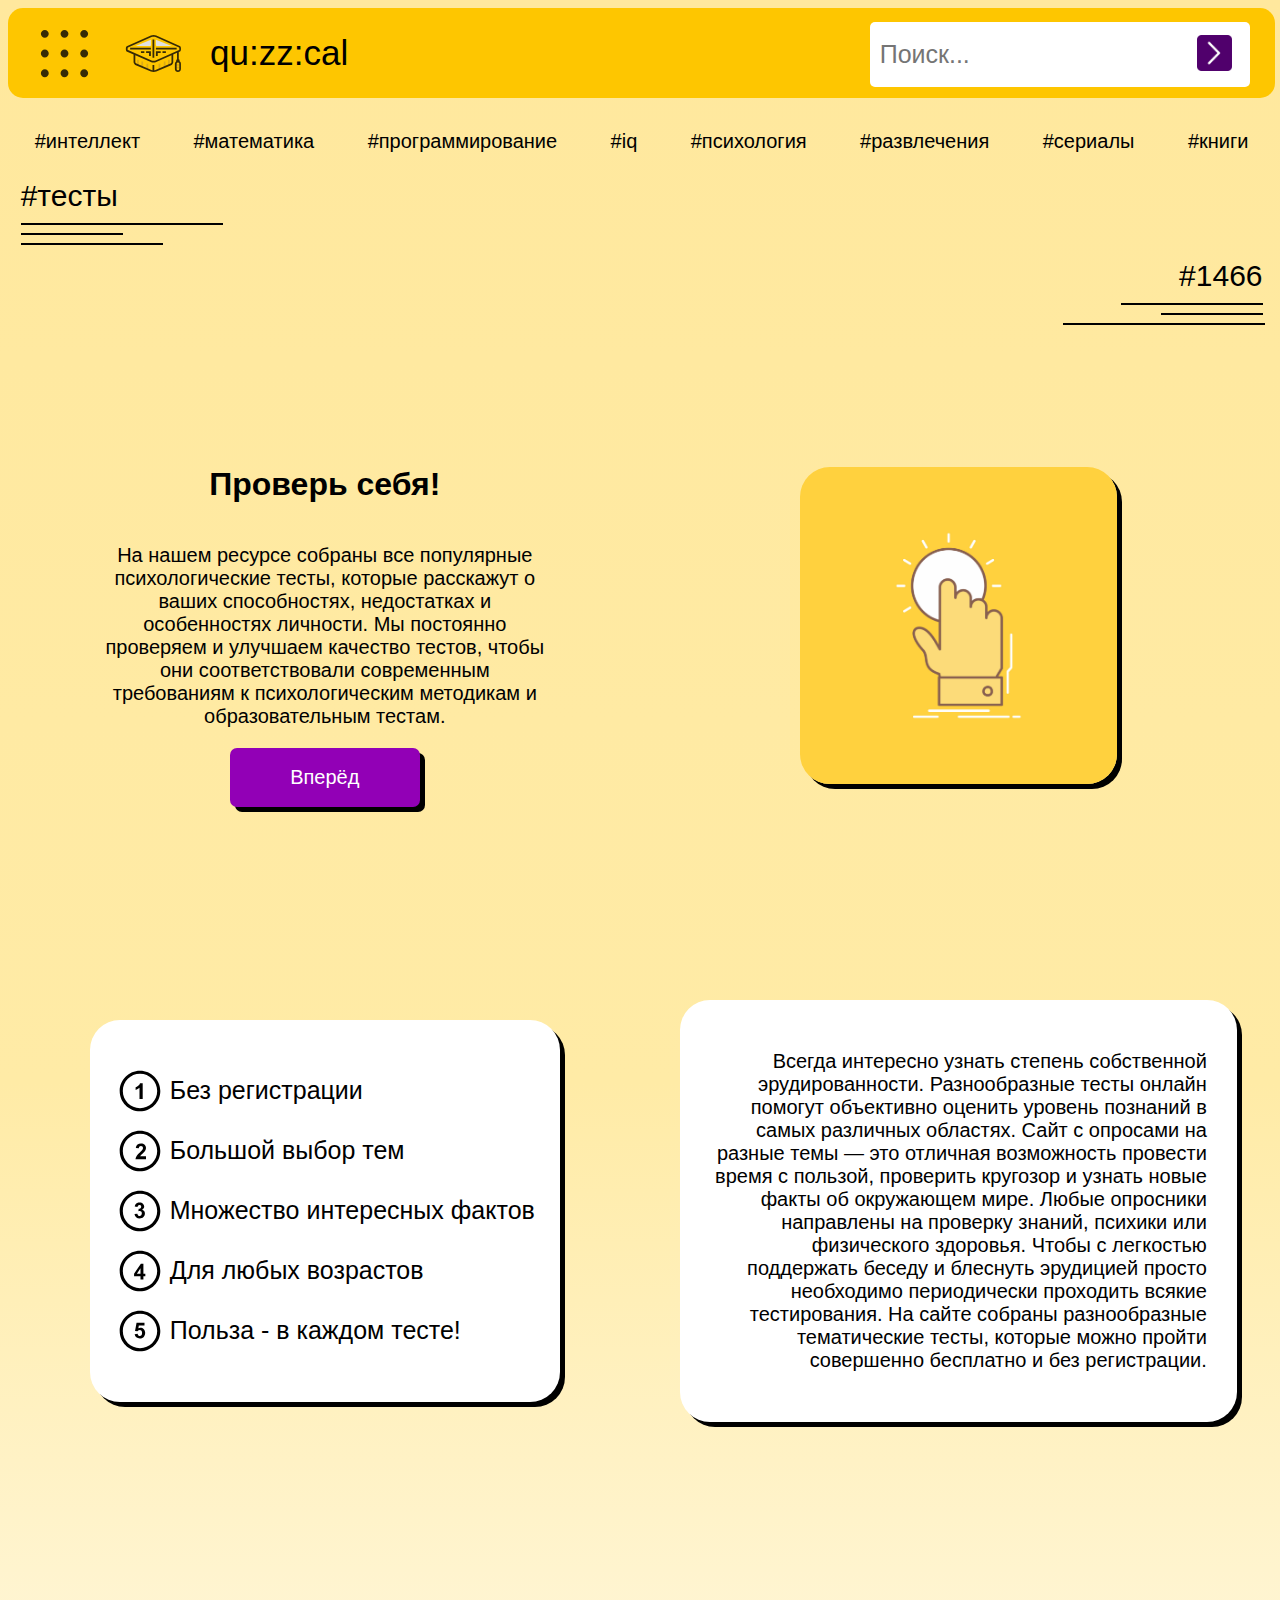
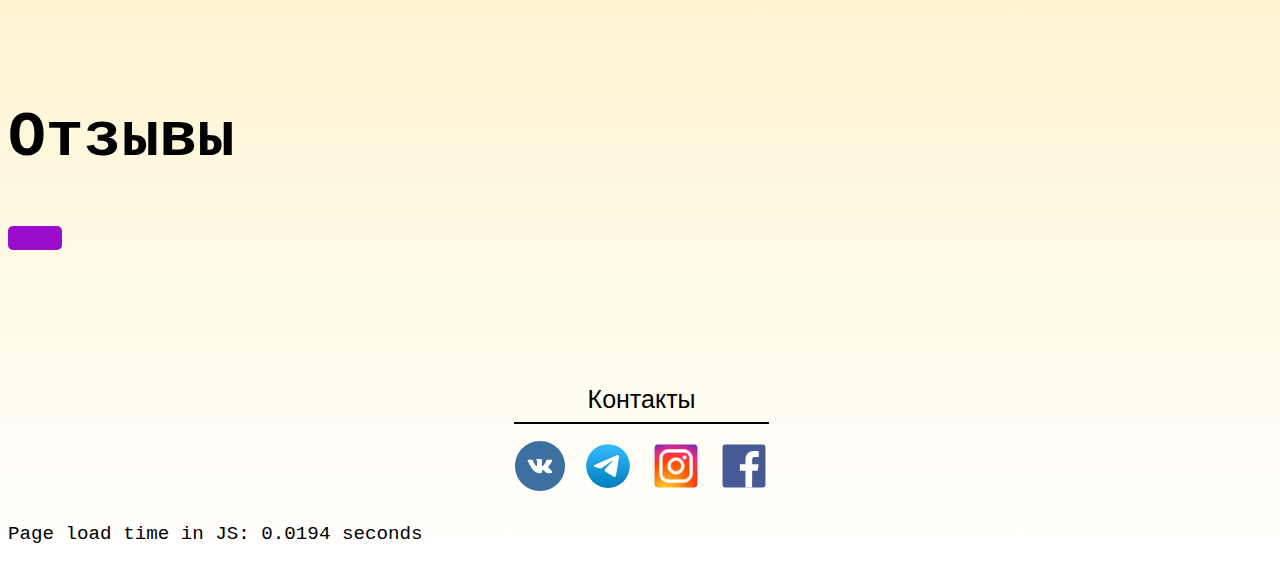
<file: index.html>
<!DOCTYPE html>
<html lang="ru">
<head>
    <meta charset="UTF-8">
    <meta name="viewport" content="width=device-width">
    <link rel="icon" href="images/bachelor-hat-svgrepo-com.svg" type="image/x-icon"/>
    <link rel="stylesheet" href="styles/index_style.css"/>
    <script src="scripts/header.js"></script>
    <script src="scripts/loader.js"></script>
    <meta
        name = "description"
        content = "Вас ждут различные тематические тесты: образовательные, психологические,
                   развлекательные, тесты на IQ и многие другие. Испытайте себя!" />
    <title>qu:zz:cal</title>
</head>
<body>
    <header class="header">
        <div class="header__inner header__inner_left header__dropdown_menu">
            <a href="" class="menu header__menu">
                <img src="images/apps-svgrepo-com.svg" alt="" class="header__pic header__pic_menu">
            </a>
            <div id="id456" class="header__inner_menu dropdown_menu">
                <a href="index.html" class="menu__item active">Главная</a>
                <a href="topics_list.html" class="menu__item">Каталог</a>
                <a href="constructor.html">Регистрация</a>
                <a href="intelligence.html" class="menu__item">Интеллект</a>
                <a href="math.html" class="menu__item">Математика</a>
                <a href="programming.html" class="menu__item">Программирование</a>
                <a href="iq.html" class="menu__item">IQ</a>
                <a href="psychology.html" class="menu__item">Психология</a>
                <a href="entertainment.html" class="menu__item">Развлечения</a>
                <a href="series.html" class="menu__item">Сериалы</a>
                <a href="books.html" class="menu__item">Книги</a>
            </div>
        </div>

        <div class="header__inner header__inner_left">
            <img src="images/bachelor-hat-svgrepo-com.svg" alt="" class="header__pic header__pic_logo">
        </div>

        <div class="header__inner_ header__inner_left header__inner_left_name">
            <a href="topics_list.html" class="name header__name_link">qu:zz:cal</a>
        </div>


        <div class="header__inner header__inner_right">
            <form class="header__search" action="#" method="get">
                <button type="submit" class="header__search_item button"><img src="images/arrow.png" class="header__pic header__pic_button" alt=""></button>
                <input placeholder="Поиск..." type="text" class="header__search_item input">
            </form>
        </div>
    </header>

    <main class="main">
        <div class="main__inner top_item">
            <nav class="main__navigation">
                <a href="intelligence.html" class="main__theme_list_item">#интеллект</a>
                <a href="math.html" class="main__theme_list_item">#математика</a>
                <a href="programming.html" class="main__theme_list_item">#программирование</a>
                <a href="iq.html" class="main__theme_list_item">#iq</a>
                <a href="psychology.html" class="main__theme_list_item">#психология</a>
                <a href="entertainment.html" class="main__theme_list_item">#развлечения</a>
                <a href="series.html" class="main__theme_list_item">#сериалы</a>
                <a href="books.html" class="main__theme_list_item">#книги</a>
            </nav>
        </div>

        <section class="main__section main__statistics">
            <div class="main__inner lines tests_lines">
                <p class="main__text text_test">#тесты</p>
                <hr class="main__line main__line__tests_lines size1_line">
                <hr class="main__line main__line__tests_lines size2_line">
                <hr class="main__line main__line__tests_lines size3_line">
            </div>

            <div class="main__inner lines count_lines">
                <a href="#" class="main__text count_test">#1466</a>
                <hr class="main__line main__line__count_lines size3_line">
                <hr class="main__line main__line__count_lines size2_line">
                <hr class="main__line main__line__count_lines size1_line">
            </div>
        </section>

        <section class="main__section main__info_pic">
            <div class="main__section__info_inner">
                <h1 class="main__info__item  main_text_header">Проверь себя!</h1>
                <p class="main__info__item main_description">
                    На нашем ресурсе собраны все популярные психологические тесты,
                    которые расскажут о ваших способностях, недостатках и особенностях личности.
                    Мы постоянно проверяем и улучшаем качество тестов, чтобы они соответствовали
                    современным требованиям к психологическим методикам и образовательным тестам.
                </p>
                <a href="topics_list.html" class="main__info__item main__button">Вперёд</a>
            </div>

            <div class="main__section__info_inner info_inner_pic">
                <img src="images/main-ico.png" alt="" class="main__ico">
            </div>
        </section>


        <section class="main__section main__sub_info">

            <div class="main__section__info_inner info__list">
                <div class="info__list_container left">
                    <ul class="main__list">
                        <li class="main__list_item">Без регистрации</li>
                        <li class="main__list_item">Большой выбор тем</li>
                        <li class="main__list_item">Множество интересных фактов</li>
                        <li class="main__list_item">Для любых возрастов</li>
                        <li class="main__list_item">Польза - в каждом тесте!</li>
                    </ul>
                </div>
            </div>

            <div class="main__section__info_inner info__text">
                <div class="info__list_container right">
                    <p class="sub_info_text">
                        Всегда интересно узнать степень собственной эрудированности.
                        Разнообразные тесты онлайн помогут объективно оценить уровень познаний
                        в самых различных областях. Сайт с опросами на разные темы — это отличная
                        возможность провести время с пользой, проверить кругозор и узнать новые
                        факты об окружающем мире. Любые опросники направлены на проверку знаний,
                        психики или физического здоровья. Чтобы с легкостью поддержать беседу и
                        блеснуть эрудицией просто необходимо периодически проходить всякие
                        тестирования. На сайте собраны разнообразные тематические тесты, которые
                        можно пройти совершенно бесплатно и без регистрации.
                    </p>
                </div>
            </div>
        </section>

        <section class="main__comments">
            <div id="main__statistics" class="main__statistics">
                <div class="load__container">
                    <h2 class="main__comments_header main_text_header">Отзывы</h2>

                    <div id="preloader" class="preloader">
                        <div class="preloader__box"></div>
                    </div>

                    <script>
                        window.addEventListener('load', function() {
                            getCom()
                        });
                    </script>
                </div>
            </div>
        </section>
    </main>

    <footer class="footer">
        <div class="footer_links">
            <div class="footer__text">
                Контакты
            </div>

            <hr class="footer__line main__line">
            <nav class="footer_social_media_links">
                <a href="https://vk.com/l_shev" target="_blank" class="vk"><img class="footer_logo_pic" src="images/vk.svg" alt=""></a>
                <a href="https://t.me/kiyikmyy" target="_blank" class="tg"><img class="footer_logo_pic" src="images/telegram.svg" alt=""></a>
                <a href="" class="inst"><img class="footer_logo_pic" src="images/instagram.svg" alt=""></a>
                <a href="" class="fb"><img class="footer_logo_pic" src="images/facebook.svg" alt=""></a>
            </nav>
        </div>
        <div class="footer__load_stat">
            <p id="id345" class="footer__time">Page load time in JS: </p>
        </div>
    </footer>
</body>
</html>
</file>
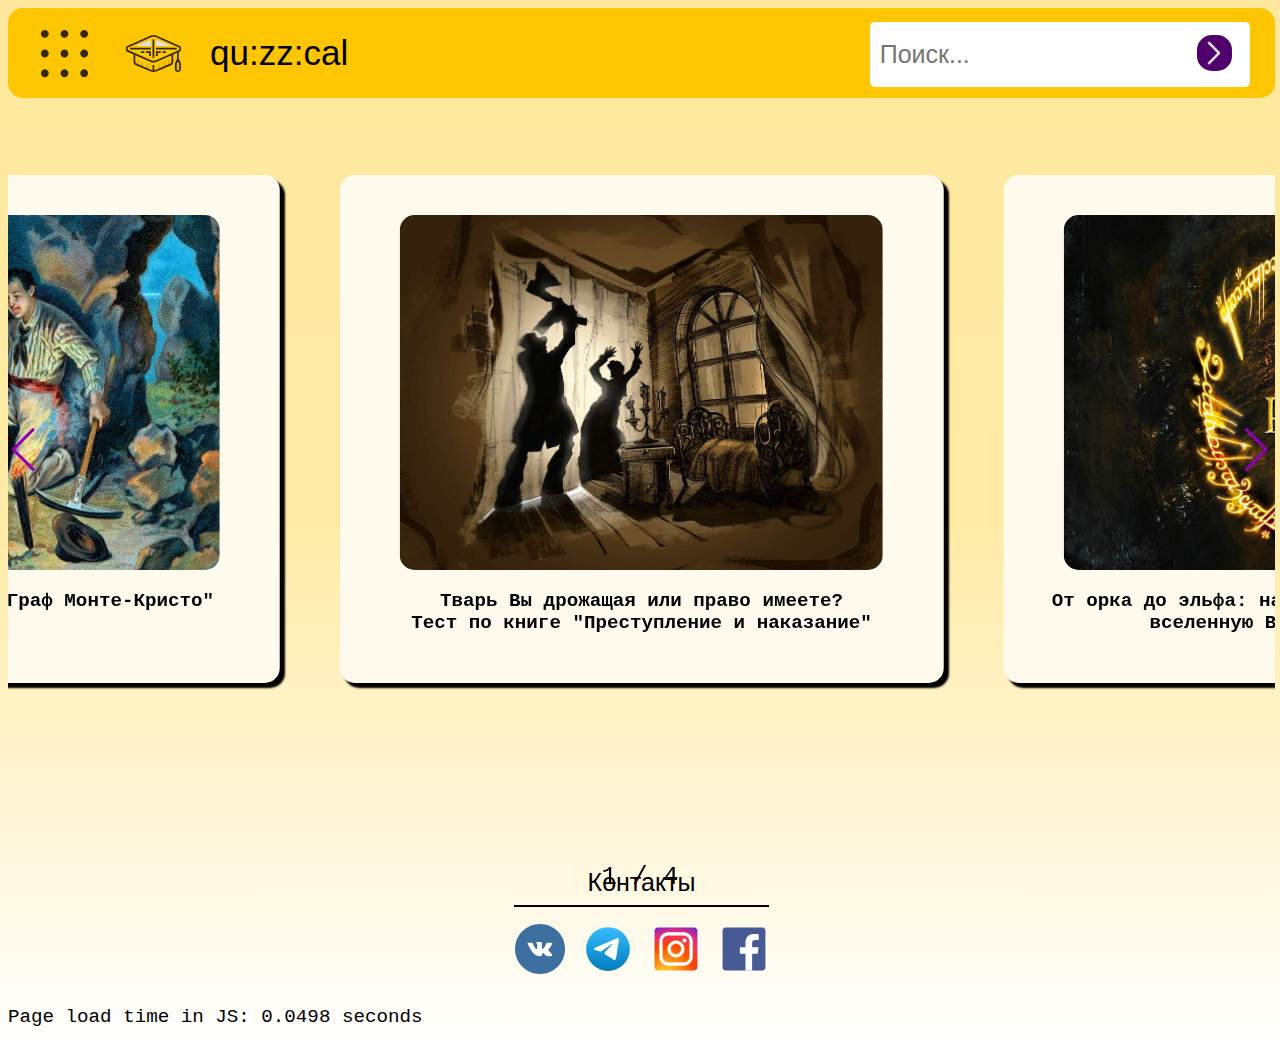
<file: books.html>
<!DOCTYPE html>
<html lang="ru">
<head>
    <meta charset="UTF-8">
    <meta name="viewport" content="width=device-width">
    <link rel="icon" href="images/bachelor-hat-svgrepo-com.svg" type="image/x-icon"/>
    <script src="scripts/header.js"></script>
    <link
            rel="stylesheet"
            href="https://cdn.jsdelivr.net/npm/swiper@11/swiper-bundle.min.css"
    />

    <script src="https://cdn.jsdelivr.net/npm/swiper@11/swiper-bundle.min.js"></script>
    <link rel="stylesheet" href="styles/intell_style.css"/>
    <meta
            name = "description"
            content = "Вас ждут различные тематические тесты: образовательные, психологические,
                   развлекательные, тесты на IQ и многие другие. Испытайте себя!" />
    <title>qu:zz:cal</title>
</head>
<body >
<header class="header">
    <div class="header__inner header__inner_left header__dropdown_menu">
        <a href="" class="menu header__menu">
            <img src="images/apps-svgrepo-com.svg" alt="" class="header__pic header__pic_menu">
        </a>
        <div id="id456" class="header__inner_menu dropdown_menu">
            <a href="index.html" class="menu__item active">Главная</a>
            <a href="topics_list.html" class="menu__item">Каталог</a>
            <a href="constructor.html">Регистрация</a>
            <a href="intelligence.html" class="menu__item">Интеллект</a>
            <a href="math.html" class="menu__item">Математика</a>
            <a href="programming.html" class="menu__item">Программирование</a>
            <a href="iq.html" class="menu__item">IQ</a>
            <a href="psychology.html" class="menu__item">Психология</a>
            <a href="entertainment.html" class="menu__item">Развлечения</a>
            <a href="series.html" class="menu__item">Сериалы</a>
            <a href="books.html" class="menu__item">Книги</a>
        </div>
    </div>

    <div class="header__inner header__inner_left">
        <img src="images/bachelor-hat-svgrepo-com.svg" alt="" class="header__pic header__pic_logo">
    </div>

    <div class="header__inner_ header__inner_left header__inner_left_name">
        <a href="topics_list.html" class="name header__name_link">qu:zz:cal</a>
    </div>


    <div class="header__inner header__inner_right">
        <form class="header__search" action="#" method="get">
            <button type="submit" class="header__search_item button"><img src="images/arrow.png" class="header__pic header__pic_button" alt=""></button>
            <input placeholder="Поиск..." type="text" class="header__search_item input">
        </form>
    </div>
</header>

<main class="main">
    <div class="swiper-container">
        <div class="swiper-wrapper">
            <div class="swiper-slide">
                <div class="images__container">
                    <img src="images/book1.jpg" alt="Image 1">
                </div>
                <a href="#">
                    <h3>Тварь Вы дрожащая или право имеете? <br>Тест по книге "Преступление и наказание"
                    </h3>
                </a>
            </div>
            <div class="swiper-slide">
                <div class="images__container">
                    <img src="images/book2.jpg" alt="Image 1">
                </div>
                <a href="#">
                    <h3>От орка до эльфа: насколько хорошо Вы знаете вселенную Властелина колец?</h3>
                </a>
            </div>
            <div class="swiper-slide">
                <div class="images__container">
                    <img src="images/test3.webp" alt="Image 1">
                </div>
                <a href="#">
                    <h3>Насколько хорошо Вы знаете кошек мировой литературы?</h3>
                </a>
            </div>
            <div class="swiper-slide">
                <div class="images__container">
                    <img src="images/test4.jpg" alt="Image 1">
                </div>
                <a href="#">
                    <h3>Тест на знание романа "Граф Монте-Кристо"</h3>
                </a>
            </div>
        </div>
        <div class="swiper-button-prev"></div>
        <div class="swiper-button-next"></div>
        <div class="swiper-pagination paginat"></div>
    </div>

    <script src="https://unpkg.com/swiper/swiper-bundle.min.js"></script>
    <script src="scripts/script.js"></script>
</main>

<footer class="footer">
    <div class="footer_links">
        <div class="footer__text">
            Контакты
        </div>

        <hr class="footer__line main__line">
        <nav class="footer_social_media_links">
            <a href="https://vk.com/l_shev" target="_blank" class="vk"><img class="footer_logo_pic" src="images/vk.svg" alt=""></a>
            <a href="https://t.me/kiyikmyy" target="_blank" class="tg"><img class="footer_logo_pic" src="images/telegram.svg" alt=""></a>
            <a href="" class="inst"><img class="footer_logo_pic" src="images/instagram.svg" alt=""></a>
            <a href="" class="fb"><img class="footer_logo_pic" src="images/facebook.svg" alt=""></a>
        </nav>
    </div>
    <div class="footer__load_stat">
        <p id="id345" class="footer__time">Page load time in JS: </p>
    </div>
</footer>
</body>
</html>
</file>
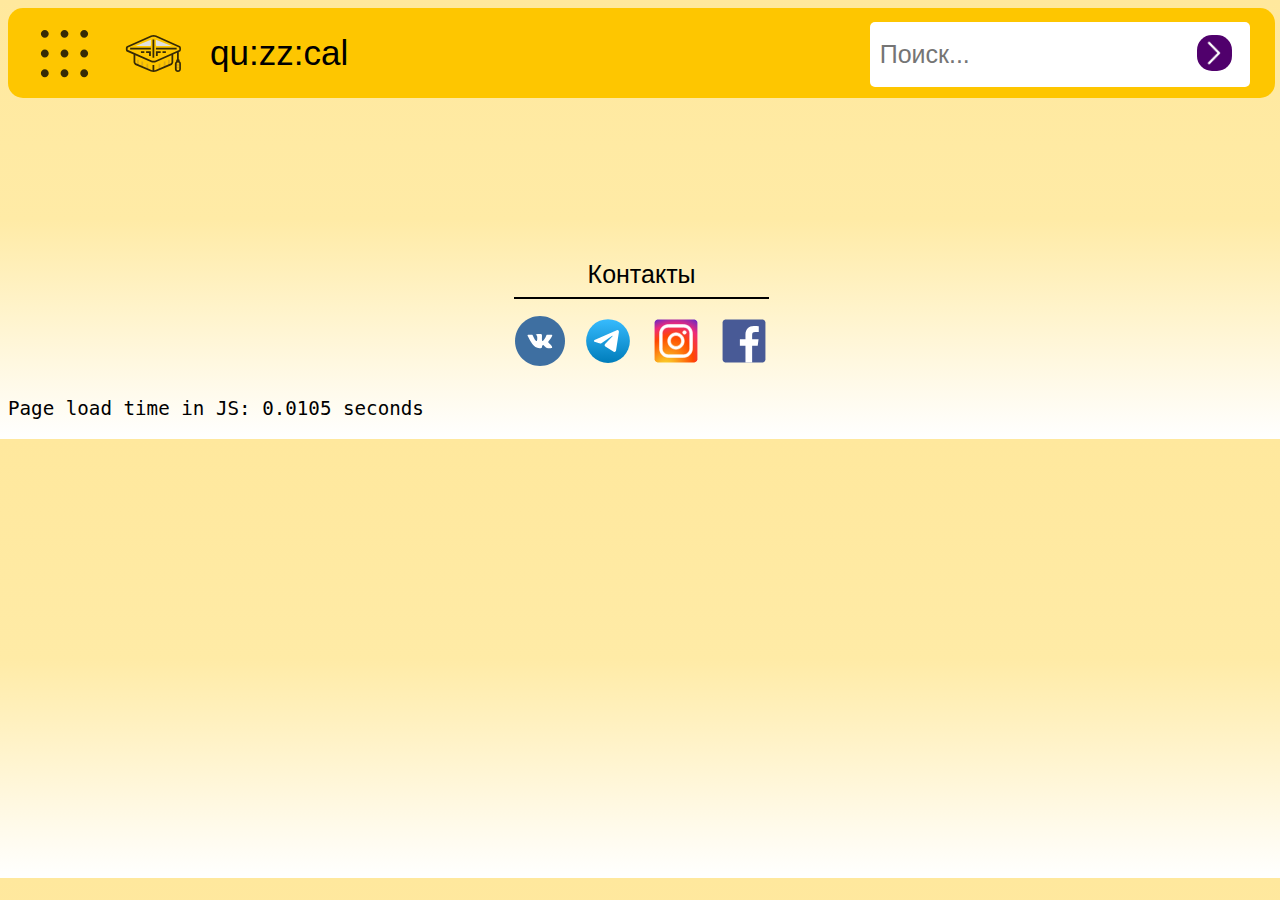
<file: entertainment.html>
<!DOCTYPE html>
<html lang="en">
<head>
    <meta charset="UTF-8">
    <meta name="viewport" content="width=device-width">
    <link rel="icon" href="images/bachelor-hat-svgrepo-com.svg" type="image/x-icon"/>
    <link rel="stylesheet" href="styles/intell_style.css"/>
    <script src="scripts/header.js"></script>
    <meta
            name = "description"
            content = "Вас ждут различные тематические тесты: образовательные, психологические,
                   развлекательные, тесты на IQ и многие другие. Испытайте себя!" />
    <title>qu:zz:cal</title>
</head>
<body >
<header class="header">
    <div class="header__inner header__inner_left header__dropdown_menu">
        <a href="" class="menu header__menu">
            <img src="images/apps-svgrepo-com.svg" alt="" class="header__pic header__pic_menu">
        </a>
        <div id="id456" class="header__inner_menu dropdown_menu">
            <a href="index.html" class="menu__item active">Главная</a>
            <a href="topics_list.html" class="menu__item">Каталог</a>
            <a href="constructor.html">Регистрация</a>
            <a href="intelligence.html" class="menu__item">Интеллект</a>
            <a href="math.html" class="menu__item">Математика</a>
            <a href="programming.html" class="menu__item">Программирование</a>
            <a href="iq.html" class="menu__item">IQ</a>
            <a href="psychology.html" class="menu__item">Психология</a>
            <a href="entertainment.html" class="menu__item">Развлечения</a>
            <a href="series.html" class="menu__item">Сериалы</a>
            <a href="books.html" class="menu__item">Книги</a>
        </div>
    </div>

    <div class="header__inner header__inner_left">
        <img src="images/bachelor-hat-svgrepo-com.svg" alt="" class="header__pic header__pic_logo">
    </div>

    <div class="header__inner_ header__inner_left header__inner_left_name">
        <a href="topics_list.html" class="name header__name_link">qu:zz:cal</a>
    </div>


    <div class="header__inner header__inner_right">
        <form class="header__search" action="#" method="get">
            <button type="submit" class="header__search_item button"><img src="images/arrow.png" class="header__pic header__pic_button" alt=""></button>
            <input placeholder="Поиск..." type="text" class="header__search_item input">
        </form>
    </div>
</header>

<main class="main">

</main>

<footer class="footer">
    <div class="footer_links">
        <div class="footer__text">
            Контакты
        </div>

        <hr class="footer__line main__line">
        <nav class="footer_social_media_links">
            <a href="https://vk.com/l_shev" target="_blank" class="vk"><img class="footer_logo_pic" src="images/vk.svg" alt=""></a>
            <a href="https://t.me/kiyikmyy" target="_blank" class="tg"><img class="footer_logo_pic" src="images/telegram.svg" alt=""></a>
            <a href="" class="inst"><img class="footer_logo_pic" src="images/instagram.svg" alt=""></a>
            <a href="" class="fb"><img class="footer_logo_pic" src="images/facebook.svg" alt=""></a>
        </nav>
    </div>
    <div class="footer__load_stat">
        <p id="id345" class="footer__time">Page load time in JS: </p>
    </div>
</footer>
</body>
</html>
</file>
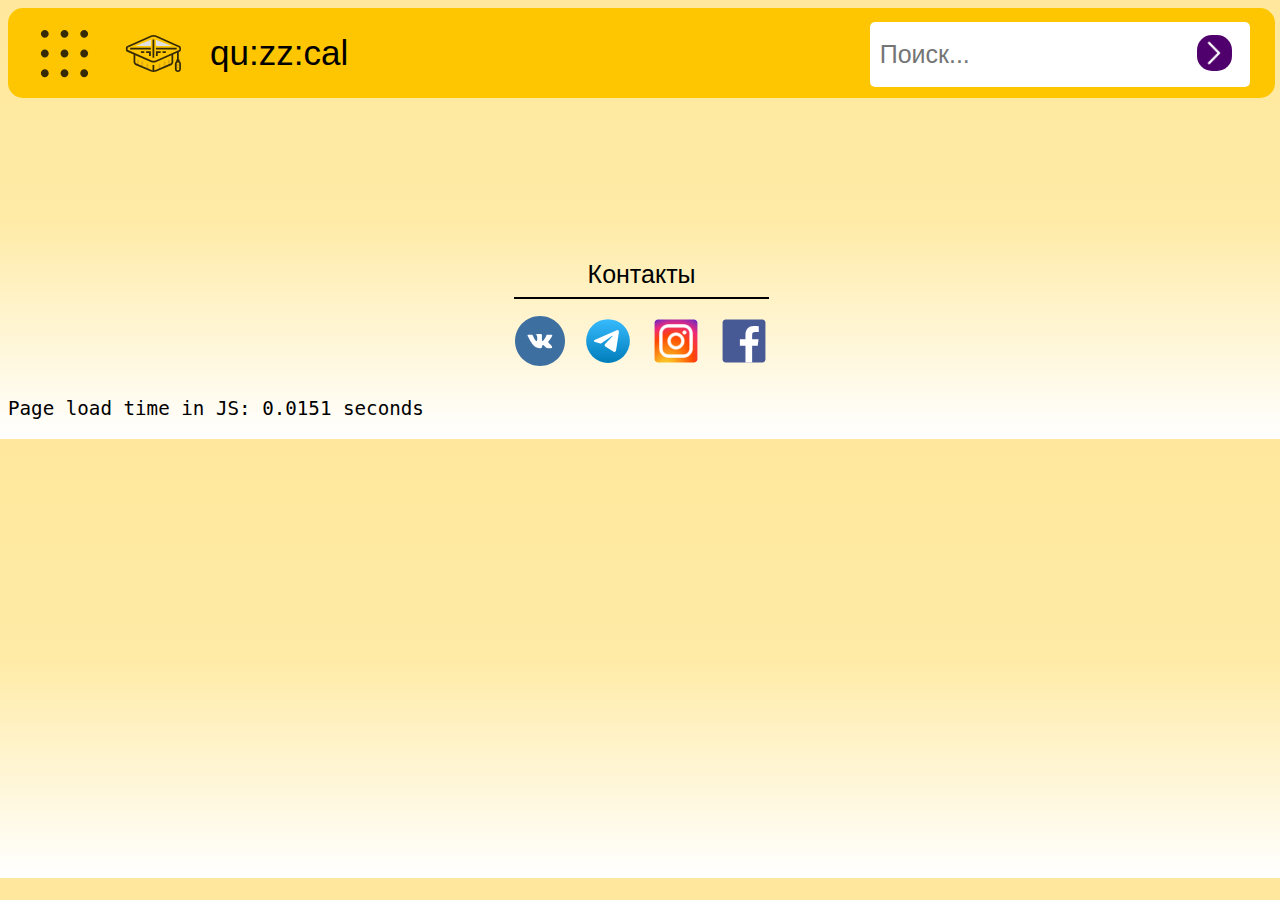
<file: intelligence.html>
<!DOCTYPE html>
<html lang="en">
<head>
    <meta charset="UTF-8">
    <meta name="viewport" content="width=device-width">
    <link rel="icon" href="images/bachelor-hat-svgrepo-com.svg" type="image/x-icon"/>
    <link rel="stylesheet" href="styles/intell_style.css"/>
    <script src="scripts/header.js"></script>
    <meta
            name = "description"
            content = "Вас ждут различные тематические тесты: образовательные, психологические,
                   развлекательные, тесты на IQ и многие другие. Испытайте себя!" />
    <title>qu:zz:cal</title>
</head>
<body >
    <header class="header">
        <div class="header__inner header__inner_left header__dropdown_menu">
            <a href="" class="menu header__menu">
                <img src="images/apps-svgrepo-com.svg" alt="" class="header__pic header__pic_menu">
            </a>
            <div id="id456" class="header__inner_menu dropdown_menu">
                <a href="index.html" class="menu__item active">Главная</a>
                <a href="topics_list.html" class="menu__item">Каталог</a>
                <a href="intelligence.html" class="menu__item">Интеллект</a>
                <a href="math.html" class="menu__item">Математика</a>
                <a href="programming.html" class="menu__item">Программирование</a>
                <a href="iq.html" class="menu__item">IQ</a>
                <a href="psychology.html" class="menu__item">Психология</a>
                <a href="entertainment.html" class="menu__item">Развлечения</a>
                <a href="series.html" class="menu__item">Сериалы</a>
                <a href="books.html" class="menu__item">Книги</a>
            </div>
        </div>

        <div class="header__inner header__inner_left">
            <img src="images/bachelor-hat-svgrepo-com.svg" alt="" class="header__pic header__pic_logo">
        </div>

        <div class="header__inner_ header__inner_left header__inner_left_name">
            <a href="topics_list.html" class="name header__name_link">qu:zz:cal</a>
        </div>


        <div class="header__inner header__inner_right">
            <form class="header__search" action="#" method="get">
                <button type="submit" class="header__search_item button"><img src="images/arrow.png" class="header__pic header__pic_button" alt=""></button>
                <input placeholder="Поиск..." type="text" class="header__search_item input">
            </form>
        </div>
    </header>

    <main class="main">

    </main>

    <footer class="footer">
        <div class="footer_links">
            <div class="footer__text">
                Контакты
            </div>

            <hr class="footer__line main__line">
            <nav class="footer_social_media_links">
                <a href="https://vk.com/l_shev" target="_blank" class="vk"><img class="footer_logo_pic" src="images/vk.svg" alt=""></a>
                <a href="https://t.me/kiyikmyy" target="_blank" class="tg"><img class="footer_logo_pic" src="images/telegram.svg" alt=""></a>
                <a href="" class="inst"><img class="footer_logo_pic" src="images/instagram.svg" alt=""></a>
                <a href="" class="fb"><img class="footer_logo_pic" src="images/facebook.svg" alt=""></a>
            </nav>
        </div>
        <div class="footer__load_stat">
            <p id="id345" class="footer__time">Page load time in JS: </p>
        </div>
    </footer>
</body>
</html>
</file>
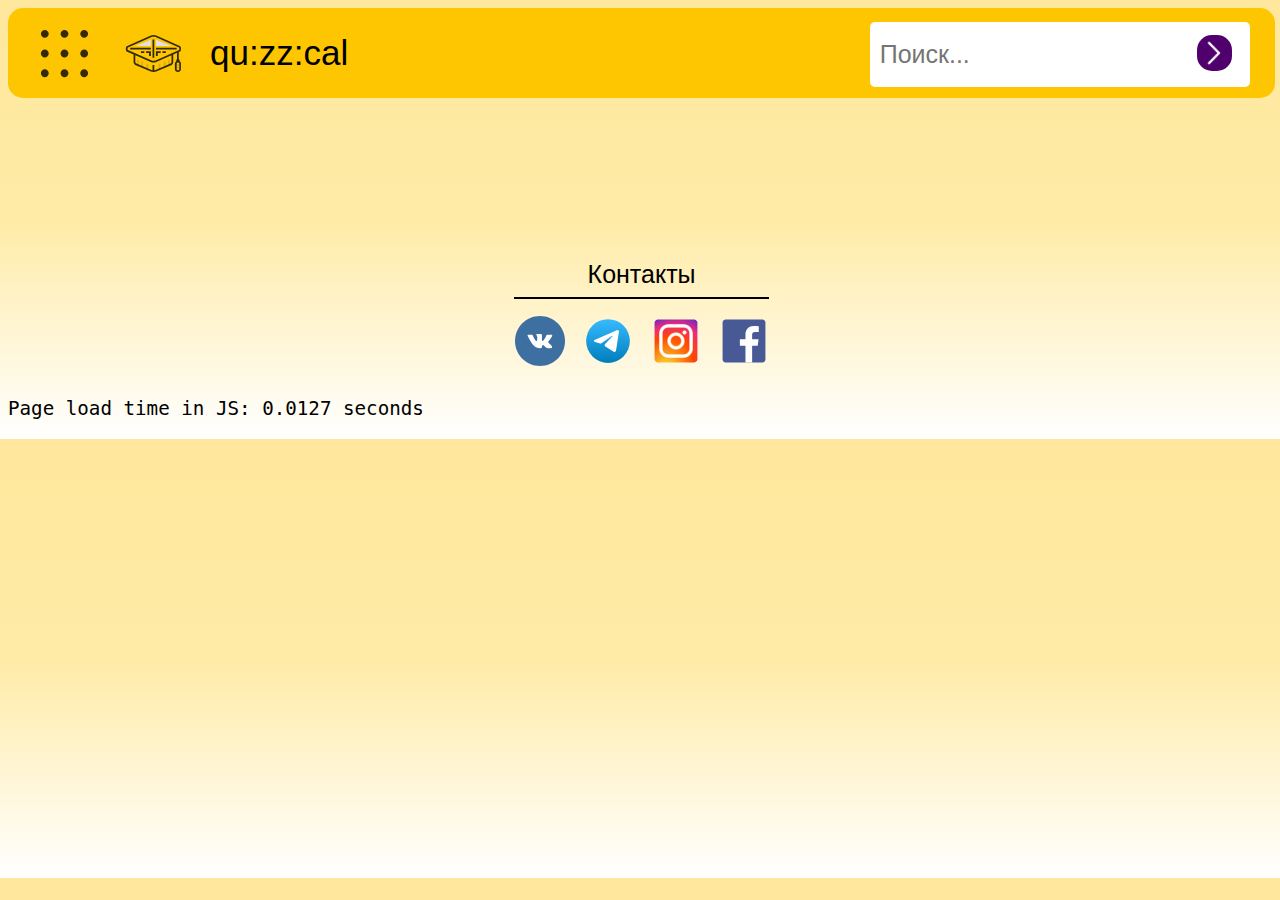
<file: psychology.html>
<!DOCTYPE html>
<html lang="en">
<head>
  <meta charset="UTF-8">
  <meta name="viewport" content="width=device-width">
  <link rel="icon" href="images/bachelor-hat-svgrepo-com.svg" type="image/x-icon"/>
  <link rel="stylesheet" href="styles/intell_style.css"/>
  <script src="scripts/header.js"></script>
  <meta
          name = "description"
          content = "Вас ждут различные тематические тесты: образовательные, психологические,
                   развлекательные, тесты на IQ и многие другие. Испытайте себя!" />
  <title>qu:zz:cal</title>
</head>
<body >
<header class="header">
  <div class="header__inner header__inner_left header__dropdown_menu">
    <a href="" class="menu header__menu">
      <img src="images/apps-svgrepo-com.svg" alt="" class="header__pic header__pic_menu">
    </a>
    <div id="id456" class="header__inner_menu dropdown_menu">
      <a href="index.html" class="menu__item active">Главная</a>
      <a href="topics_list.html" class="menu__item">Каталог</a>
      <a href="constructor.html">Регистрация</a>
      <a href="intelligence.html" class="menu__item">Интеллект</a>
      <a href="math.html" class="menu__item">Математика</a>
      <a href="programming.html" class="menu__item">Программирование</a>
      <a href="iq.html" class="menu__item">IQ</a>
      <a href="psychology.html" class="menu__item">Психология</a>
      <a href="entertainment.html" class="menu__item">Развлечения</a>
      <a href="series.html" class="menu__item">Сериалы</a>
      <a href="books.html" class="menu__item">Книги</a>
    </div>
  </div>

  <div class="header__inner header__inner_left">
    <img src="images/bachelor-hat-svgrepo-com.svg" alt="" class="header__pic header__pic_logo">
  </div>

  <div class="header__inner_ header__inner_left header__inner_left_name">
    <a href="topics_list.html" class="name header__name_link">qu:zz:cal</a>
  </div>


  <div class="header__inner header__inner_right">
    <form class="header__search" action="#" method="get">
      <button type="submit" class="header__search_item button"><img src="images/arrow.png" class="header__pic header__pic_button" alt=""></button>
      <input placeholder="Поиск..." type="text" class="header__search_item input">
    </form>
  </div>
</header>

<main class="main">

</main>

<footer class="footer">
  <div class="footer_links">
    <div class="footer__text">
      Контакты
    </div>

    <hr class="footer__line main__line">
    <nav class="footer_social_media_links">
      <a href="https://vk.com/l_shev" target="_blank" class="vk"><img class="footer_logo_pic" src="images/vk.svg" alt=""></a>
      <a href="https://t.me/kiyikmyy" target="_blank" class="tg"><img class="footer_logo_pic" src="images/telegram.svg" alt=""></a>
      <a href="" class="inst"><img class="footer_logo_pic" src="images/instagram.svg" alt=""></a>
      <a href="" class="fb"><img class="footer_logo_pic" src="images/facebook.svg" alt=""></a>
    </nav>
  </div>
  <div class="footer__load_stat">
    <p id="id345" class="footer__time">Page load time in JS: </p>
  </div>
</footer>
</body>
</html>
</file>
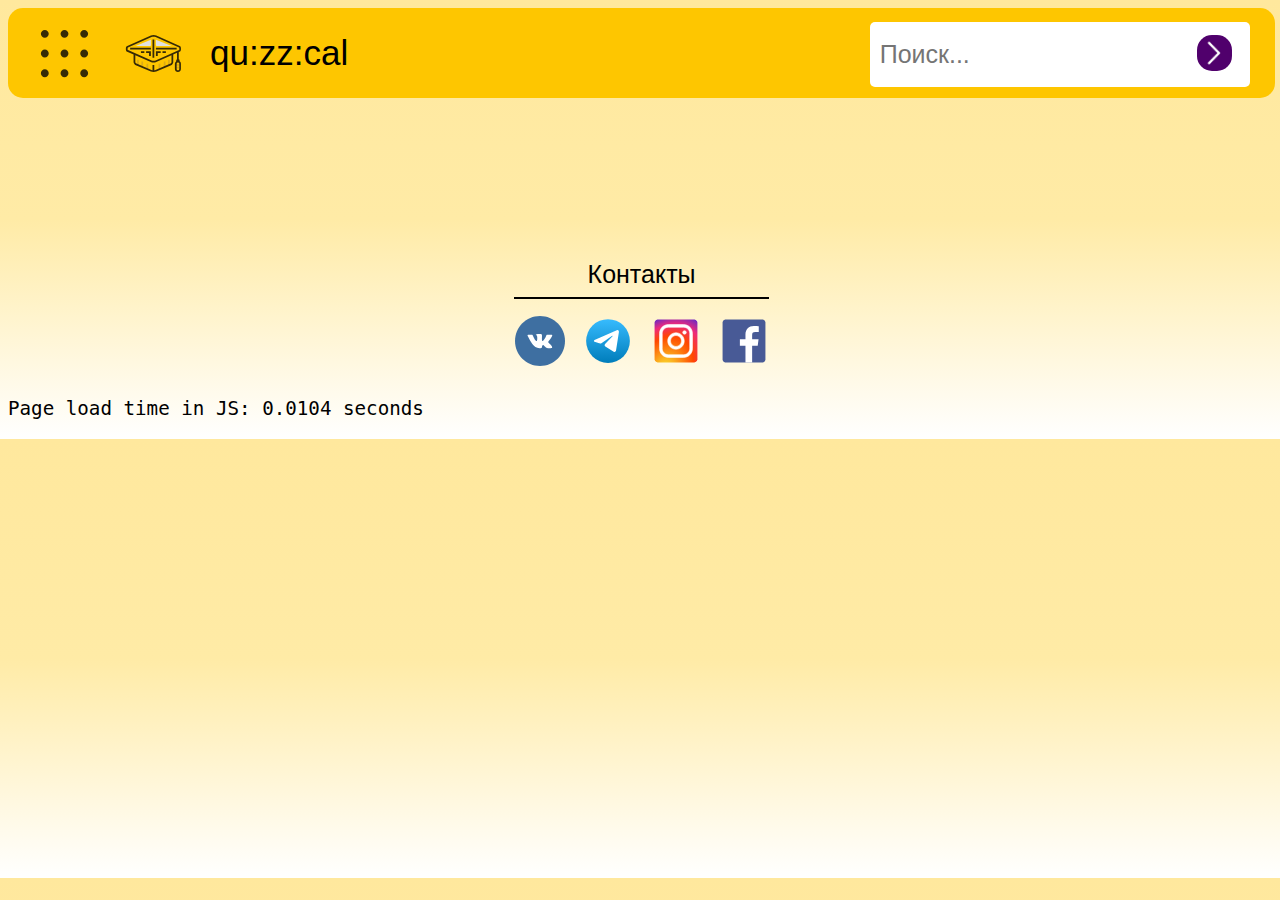
<file: series.html>
<!DOCTYPE html>
<html lang="en">
<head>
    <meta charset="UTF-8">
    <meta name="viewport" content="width=device-width">
    <link rel="icon" href="images/bachelor-hat-svgrepo-com.svg" type="image/x-icon"/>
    <link rel="stylesheet" href="styles/intell_style.css"/>
    <script src="scripts/header.js"></script>
    <meta
            name = "description"
            content = "Вас ждут различные тематические тесты: образовательные, психологические,
                   развлекательные, тесты на IQ и многие другие. Испытайте себя!" />
    <title>qu:zz:cal</title>
</head>
<body >
<header class="header">
    <div class="header__inner header__inner_left header__dropdown_menu">
        <a href="" class="menu header__menu">
            <img src="images/apps-svgrepo-com.svg" alt="" class="header__pic header__pic_menu">
        </a>
        <div id="id456" class="header__inner_menu dropdown_menu">
            <a href="index.html" class="menu__item active">Главная</a>
            <a href="topics_list.html" class="menu__item">Каталог</a>
            <a href="intelligence.html" class="menu__item">Интеллект</a>
            <a href="math.html" class="menu__item">Математика</a>
            <a href="programming.html" class="menu__item">Программирование</a>
            <a href="iq.html" class="menu__item">IQ</a>
            <a href="psychology.html" class="menu__item">Психология</a>
            <a href="entertainment.html" class="menu__item">Развлечения</a>
            <a href="series.html" class="menu__item">Сериалы</a>
            <a href="books.html" class="menu__item">Книги</a>
        </div>
    </div>

    <div class="header__inner header__inner_left">
        <img src="images/bachelor-hat-svgrepo-com.svg" alt="" class="header__pic header__pic_logo">
    </div>

    <div class="header__inner_ header__inner_left header__inner_left_name">
        <a href="topics_list.html" class="name header__name_link">qu:zz:cal</a>
    </div>


    <div class="header__inner header__inner_right">
        <form class="header__search" action="#" method="get">
            <button type="submit" class="header__search_item button"><img src="images/arrow.png" class="header__pic header__pic_button" alt=""></button>
            <input placeholder="Поиск..." type="text" class="header__search_item input">
        </form>
    </div>
</header>

<main class="main">

</main>

<footer class="footer">
    <div class="footer_links">
        <div class="footer__text">
            Контакты
        </div>

        <hr class="footer__line main__line">
        <nav class="footer_social_media_links">
            <a href="https://vk.com/l_shev" target="_blank" class="vk"><img class="footer_logo_pic" src="images/vk.svg" alt=""></a>
            <a href="https://t.me/kiyikmyy" target="_blank" class="tg"><img class="footer_logo_pic" src="images/telegram.svg" alt=""></a>
            <a href="" class="inst"><img class="footer_logo_pic" src="images/instagram.svg" alt=""></a>
            <a href="" class="fb"><img class="footer_logo_pic" src="images/facebook.svg" alt=""></a>
        </nav>
    </div>
    <div class="footer__load_stat">
        <p id="id345" class="footer__time">Page load time in JS: </p>
    </div>
</footer>
</body>
</html>
</file>
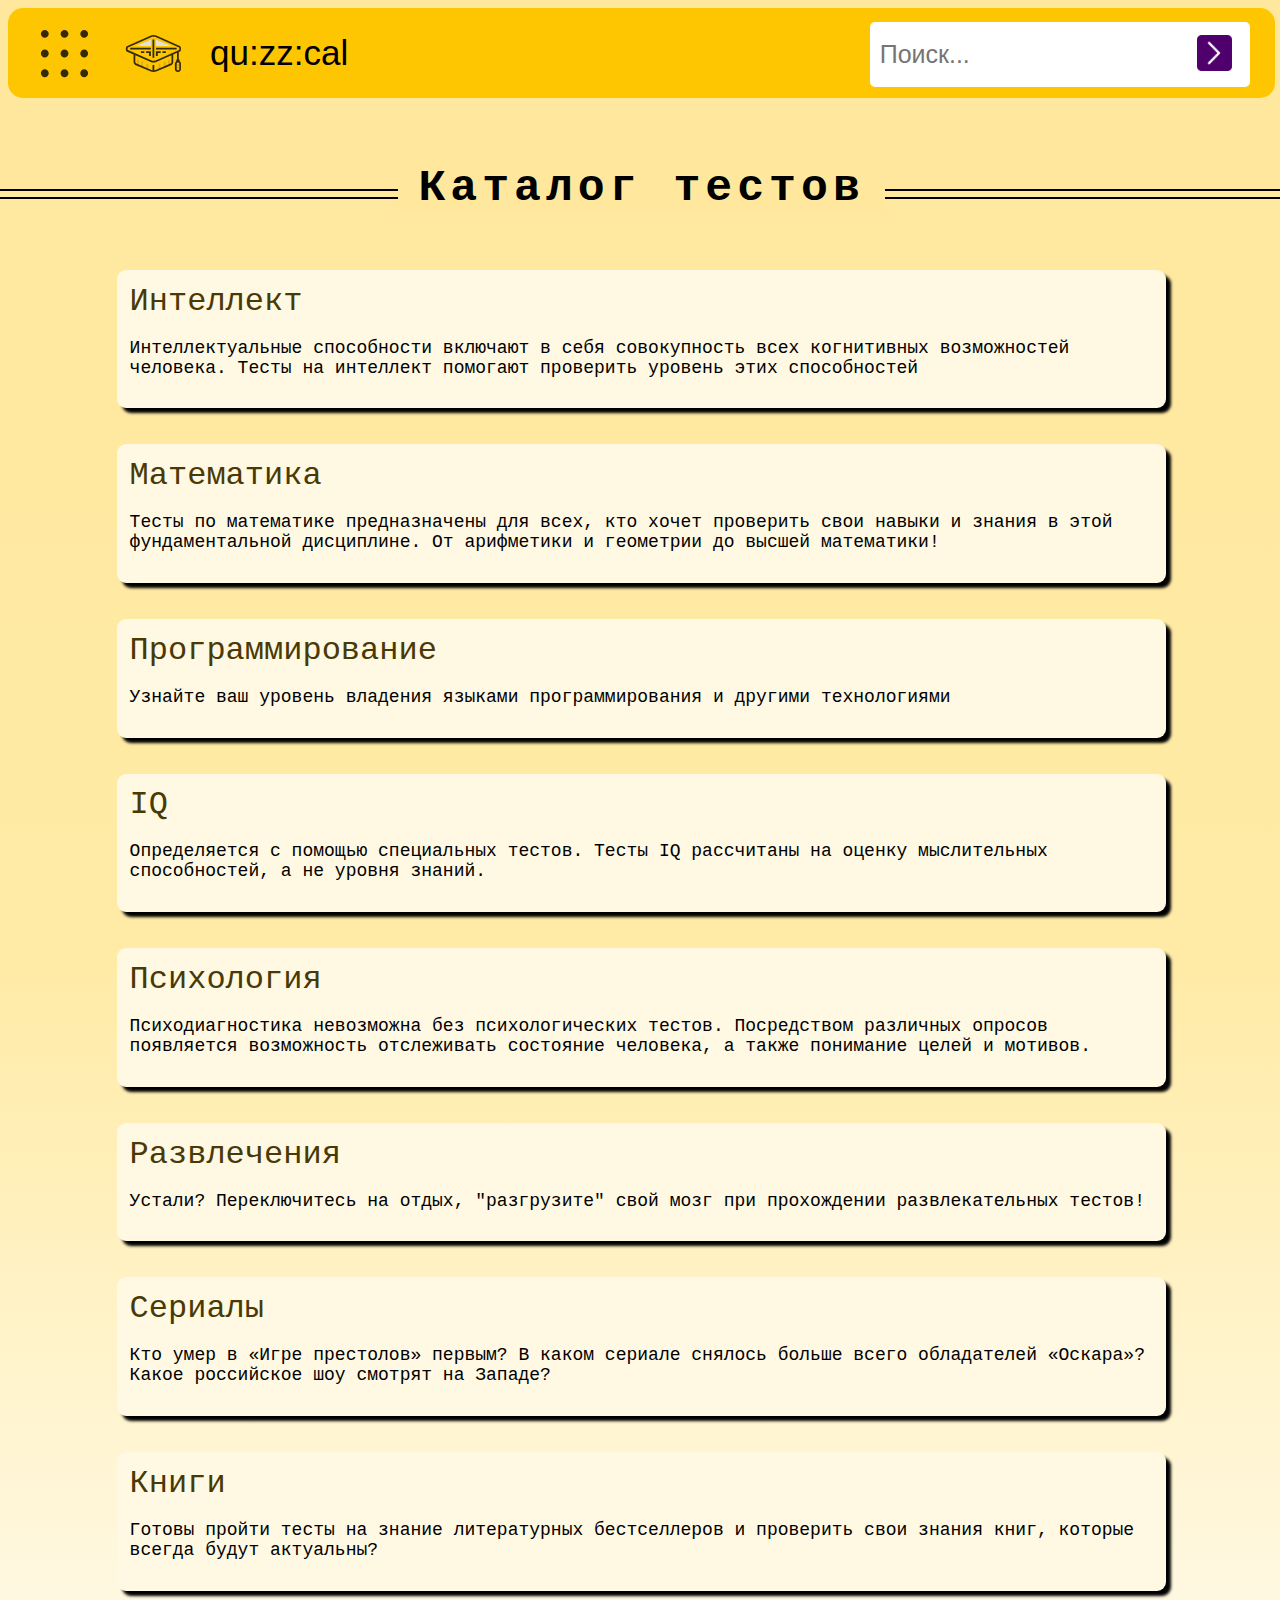
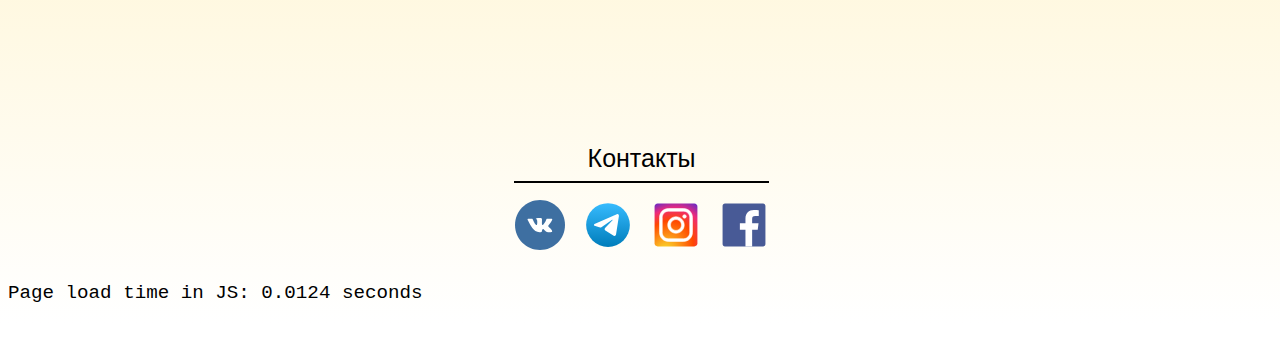
<file: topics_list.html>
<!DOCTYPE html>
<html lang="en">
<head>
    <meta charset="UTF-8">
    <meta name="viewport" content="width=device-width">
    <link rel="icon" href="images/bachelor-hat-svgrepo-com.svg" type="image/x-icon"/>
    <link rel="stylesheet" href="styles/topics_style.css"/>
    <script src="scripts/header.js"></script>
    <meta
            name = "description"
            content = "Вас ждут различные тематические тесты: образовательные, психологические,
                   развлекательные, тесты на IQ и многие другие. Испытайте себя!" />
    <title>qu:zz:cal</title>
</head>
<body>
<header class="header">
    <div class="header__inner header__inner_left header__dropdown_menu">
        <a href="" class="menu header__menu">
            <img src="images/apps-svgrepo-com.svg" alt="" class="header__pic header__pic_menu">
        </a>
        <div id="id456" class="header__inner_menu dropdown_menu">
            <a href="index.html" class="menu__item active">Главная</a>
            <a href="topics_list.html" class="menu__item">Каталог</a>
            <a href="intelligence.html" class="menu__item">Интеллект</a>
            <a href="math.html" class="menu__item">Математика</a>
            <a href="programming.html" class="menu__item">Программирование</a>
            <a href="iq.html" class="menu__item">IQ</a>
            <a href="psychology.html" class="menu__item">Психология</a>
            <a href="entertainment.html" class="menu__item">Развлечения</a>
            <a href="series.html" class="menu__item">Сериалы</a>
            <a href="books.html" class="menu__item">Книги</a>
        </div>
    </div>

    <div class="header__inner header__inner_left">
        <img src="images/bachelor-hat-svgrepo-com.svg" alt="" class="header__pic header__pic_logo">
    </div>

    <div class="header__inner_ header__inner_left header__inner_left_name">
        <a href="topics_list.html" class="name header__name_link">qu:zz:cal</a>
    </div>


    <div class="header__inner header__inner_right">
        <form class="header__search" action="#" method="get">
            <button type="submit" class="header__search_item button"><img src="images/arrow.png" class="header__pic header__pic_button" alt=""></button>
            <input placeholder="Поиск..." type="text" class="header__search_item input">
        </form>
    </div>
</header>

<main class="main">
    <div class="d"><h1 class="main__title title"><span>Каталог тестов</span></h1></div>
    <div class="main__card">
        <a href="intelligence.html" class="main__card_link">Интеллект</a>
        <p class="main__card_description">Интеллектуальные способности включают в себя совокупность всех когнитивных
            возможностей человека. Тесты на интеллект помогают проверить уровень этих способностей</p>
    </div>
    <div class="main__card">
        <a href="math.html" class="main__card_link">Математика</a>
        <p class="main__card_description">Тесты по математике предназначены для всех, кто хочет проверить свои навыки
            и знания в этой фундаментальной дисциплине. От арифметики и геометрии до высшей математики!</p>
    </div>
    <div class="main__card">
        <a href="programming.html" class="main__card_link">Программирование</a>
        <p class="main__card_description">Узнайте ваш уровень владения языками программирования и другими
        технологиями</p>
    </div>
    <div class="main__card">
        <a href="iq.html" class="main__card_link">IQ</a>
        <p class="main__card_description">Определяется с помощью специальных тестов. Тесты IQ рассчитаны на оценку
            мыслительных способностей, а не уровня знаний.</p>
    </div>
    <div class="main__card">
        <a href="psychology.html" class="main__card_link">Психология</a>
        <p class="main__card_description">Психодиагностика невозможна без психологических тестов.
            Посредством различных опросов появляется возможность отслеживать состояние человека,
            а также понимание целей и мотивов.</p>
    </div>
    <div class="main__card">
        <a href="entertainment.html" class="main__card_link">Развлечения</a>
        <p class="main__card_description">Устали? Переключитесь на отдых, "разгрузите" свой мозг при прохождении
        развлекательных тестов!</p>
    </div>
    <div class="main__card">
        <a href="series.html" class="main__card_link">Сериалы</a>
        <p class="main__card_description">Кто умер в «Игре престолов» первым? В каком сериале снялось больше
            всего обладателей «Оскара»? Какое российское шоу смотрят на Западе?</p>
    </div>
    <div class="main__card">
        <a href="books.html" class="main__card_link">Книги</a>
        <p class="main__card_description">Готовы пройти тесты на знание литературных бестселлеров и проверить свои
            знания книг, которые всегда будут актуальны? </p>
    </div>
</main>

<footer class="footer">
    <div class="footer_links">
        <div class="footer__text">
            Контакты
        </div>

        <hr class="footer__line main__line">
        <nav class="footer_social_media_links">
            <a href="https://vk.com/l_shev" target="_blank" class="vk"><img class="footer_logo_pic" src="images/vk.svg" alt=""></a>
            <a href="https://t.me/kiyikmyy" target="_blank" class="tg"><img class="footer_logo_pic" src="images/telegram.svg" alt=""></a>
            <a href="" class="inst"><img class="footer_logo_pic" src="images/instagram.svg" alt=""></a>
            <a href="" class="fb"><img class="footer_logo_pic" src="images/facebook.svg" alt=""></a>
        </nav>
    </div>
    <div class="footer__load_stat">
        <p id="id345" class="footer__time">Page load time in JS: </p>
    </div>
</footer>
</body>
</html>
</file>
<file: styles/index_style.css>
/*@import "styles/outline.css";*/
@import "common/header.css";
@import "index/main.css";
@import "common/footer.css";
@import "index/lab3.css";
</file>
<file: styles/intell_style.css>
@import "common/header.css";
@import "common/footer.css";
@import "intelligence/main.css";
@import "books/main.css";
</file>
<file: styles/topics_style.css>
@import "common/header.css";
@import "topics_list/main.css";
@import "common/footer.css";
/*@import "styles/outline.css";*/
</file>
